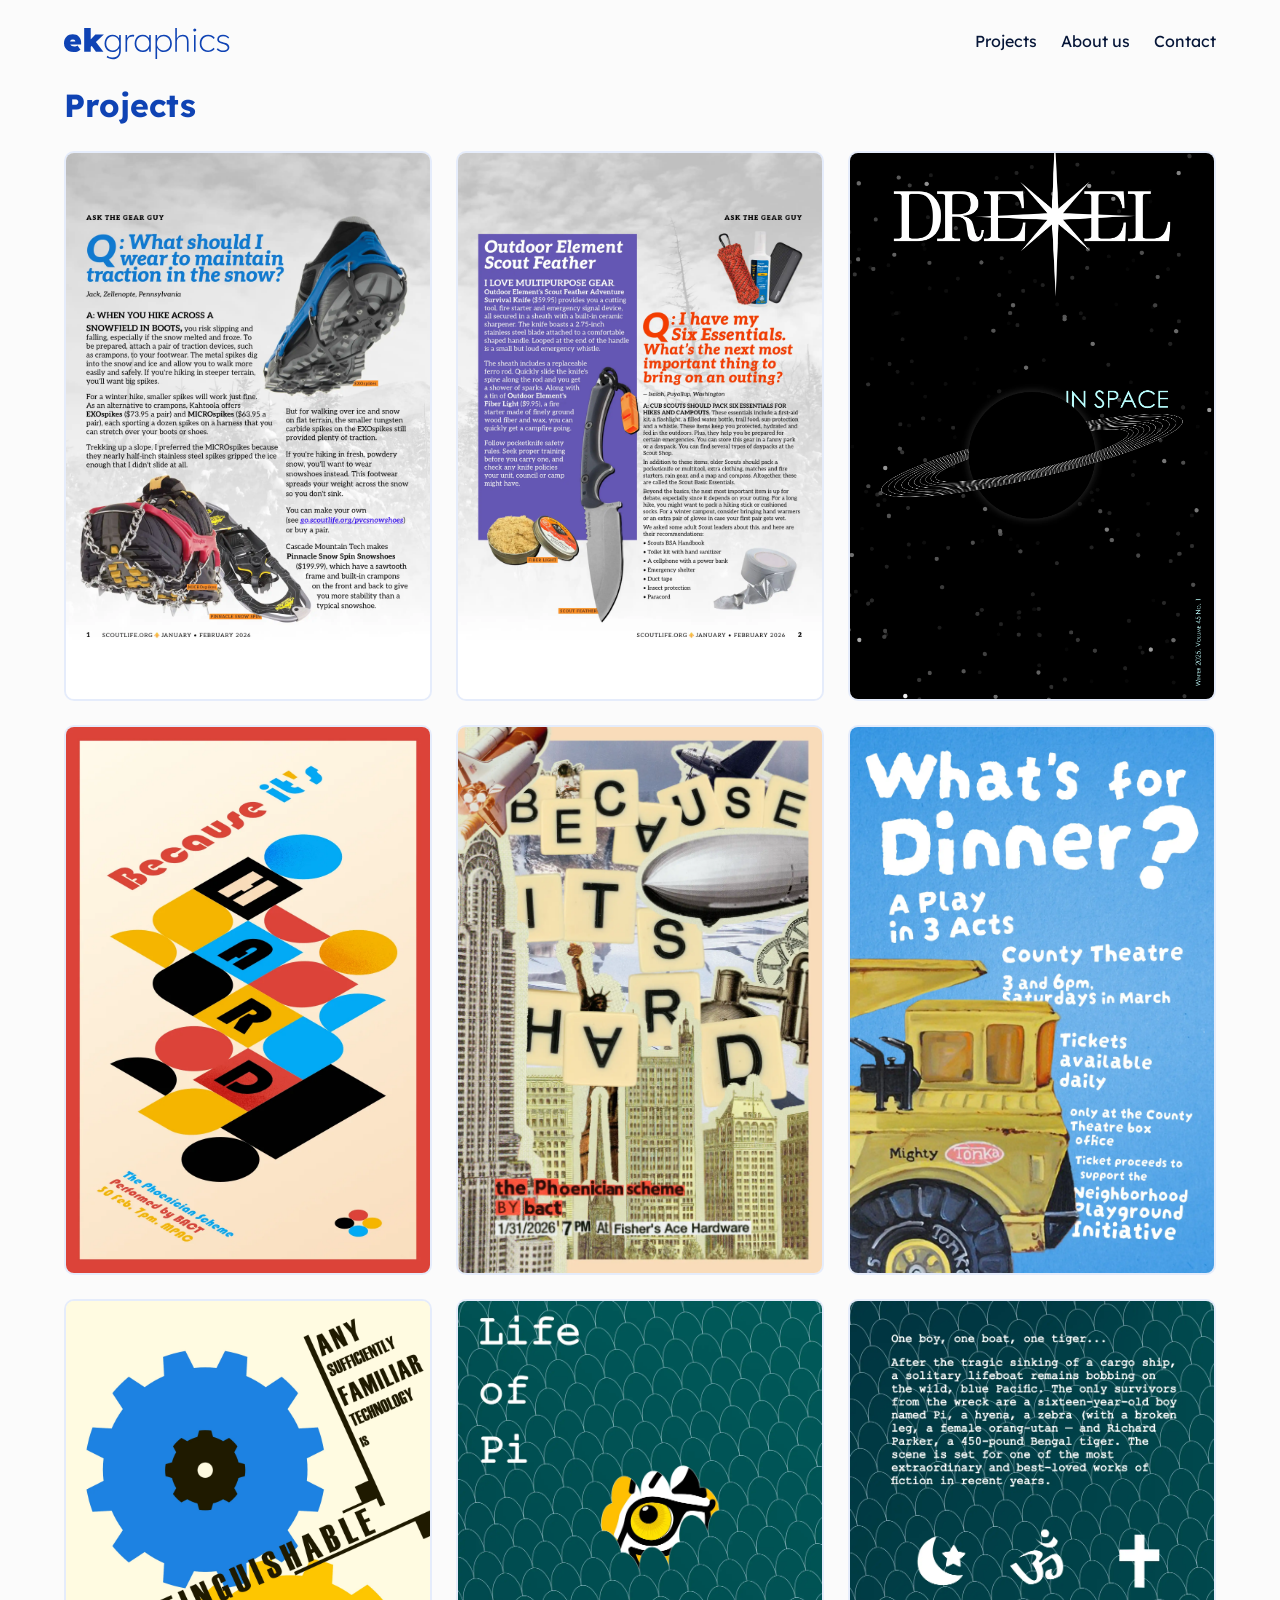
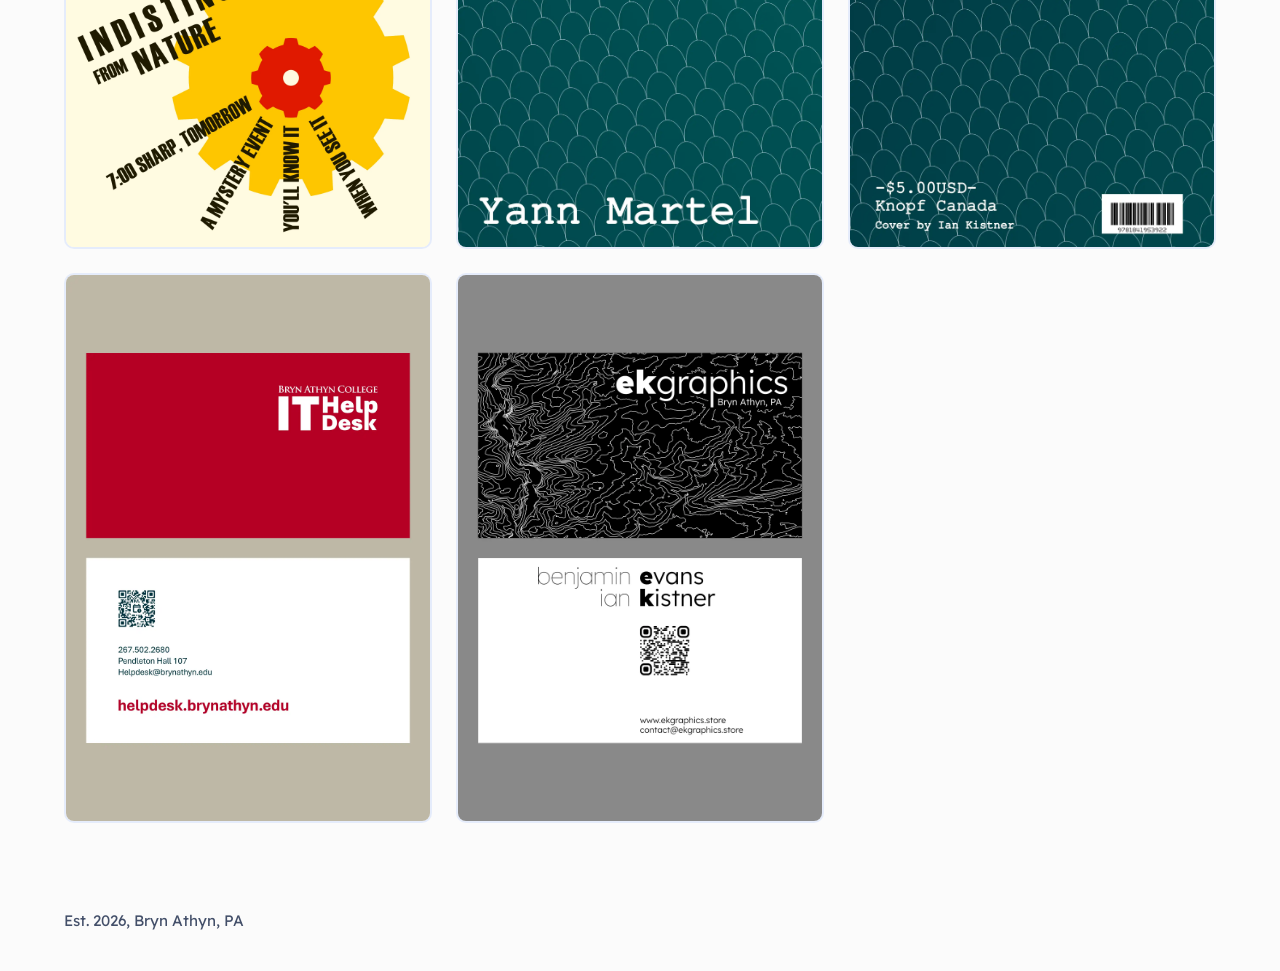
<file: index.html>
<!doctype html>
<html class="no-js" lang="">

<head>
    <meta charset="utf-8">
    <meta name="viewport" content="width=device-width, initial-scale=1">
    <title>ek graphics</title>
    <link rel="stylesheet" href="css/style.css">
    <meta name="description" content="">

    <meta property="og:title" content="">
    <meta property="og:type" content="">
    <meta property="og:url" content="">
    <meta property="og:image" content="">

    <!-- <link rel="icon" href="/favicon.ico" sizes="any"> -->
    <link rel="icon" href="icon.svg" type="image/svg+xml">
    <link rel="apple-touch-icon" href="icon.png">

    <link rel="manifest" href="site.webmanifest">

    <link rel="preconnect" href="https://fonts.googleapis.com">
    <link rel="preconnect" href="https://fonts.gstatic.com" crossorigin>
    <link href="https://fonts.googleapis.com/css2?family=Lexend:wght@100..900&display=swap" rel="stylesheet">

    <link rel="preconnect" href="https://fonts.googleapis.com">
    <link rel="preconnect" href="https://fonts.gstatic.com" crossorigin>
    <link rel="preload" as="style" href="https://fonts.googleapis.com/css2?family=Lato:ital,wght@0,100;0,300;0,400;0,700;0,900;1,100;1,300;1,400;1,700;1,900&display=swap">
    <link href="https://fonts.googleapis.com/css2?family=Lato:ital,wght@0,100;0,300;0,400;0,700;0,900;1,100;1,300;1,400;1,700;1,900&display=swap" rel="stylesheet">
</head>

<body>
    <div data-partial="header"></div>

    <main class="site-main">
        <section id="projects" class="gallery-section">
            <header class="section-header">
                <h2>Projects</h2>
            </header>
            <div class="gallery-grid">
                <article class="gallery-card">
                    <img src="img/graphics/scout_life_1.webp" alt="scout life magazine remake">
                </article>

                <article class="gallery-card">
                    <img src="img/graphics/scout_life_2.webp" alt="scout life magazine remake">
                </article>

                <article class="gallery-card">
                    <img src="img/graphics/Drexel Poster Version.webp" alt="drexel magazine remake">
                </article>

                <article class="gallery-card">
                    <img src="img/graphics/bauhaus.webp" alt="bauhaus poster">
                </article>

                <article class="gallery-card">
                    <img src="img/graphics/dada.webp" alt="dadaist poster">
                </article>

                <article class="gallery-card">
                    <img src="img/graphics/whats_for_dinner.webp" alt="theatrical poster for what's for dinner">
                </article>

                <article class="gallery-card">
                    <img src="img/graphics/Comm230 Bauhaus.webp" alt="bauhaus poster">
                </article>

                <article class="gallery-card">
                    <img src="img/graphics/Dust Jacket Front.webp" alt="life of pi dust jacket remake front">
                </article>

                <article class="gallery-card">
                    <img src="img/graphics/Dust Jacket Back.webp" alt="life of pi dust jacket remake back">
                </article>

                <article class="gallery-card">
                    <img src="img/graphics/helpdesk_cards.webp" alt="bryn athyn college helpdesk business cards">
                </article>

                <article class="gallery-card">
                    <img src="img/graphics/ekgraphics Card Display.webp" alt="ekgraphics business card">
                </article>
            </div>
        </section>
    </main>

    <div data-partial="footer"></div>
    <script src="js/load-partials.js"></script>
</body>

</html>
</file>
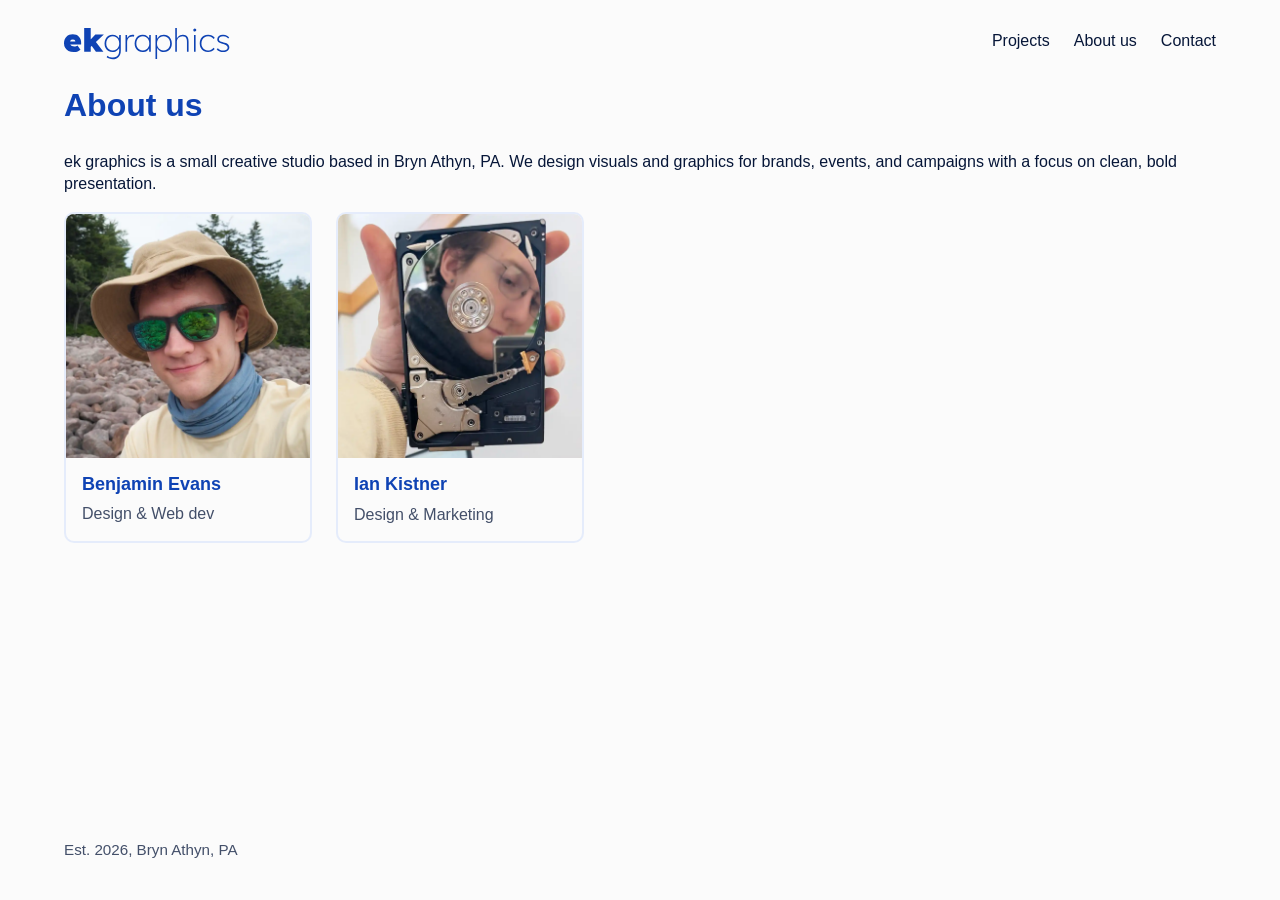
<file: about.html>
<!doctype html>
<html class="no-js" lang="">

<head>
    <meta charset="utf-8">
    <meta name="viewport" content="width=device-width, initial-scale=1">
    <title>About us</title>
    <link rel="stylesheet" href="css/style.css">
    <link rel="preconnect" href="https://fonts.googleapis.com">
    <link rel="preconnect" href="https://fonts.gstatic.com" crossorigin>
    <link rel="preload" as="style" href="https://fonts.googleapis.com/css2?family=Lato:ital,wght@0,100;0,300;0,400;0,700;0,900;1,100;1,300;1,400;1,700;1,900&display=swap">
    <link href="https://fonts.googleapis.com/css2?family=Lato:ital,wght@0,100;0,300;0,400;0,700;0,900;1,100;1,300;1,400;1,700;1,900&display=swap" rel="stylesheet">
</head>

<body>
    <div data-partial="header"></div>

    <main class="site-main">
        <section class="content-section">
            <h2>About us</h2>
            <p>ek graphics is a small creative studio based in Bryn Athyn, PA. We design visuals and graphics for brands, events, and campaigns with a focus on clean, bold presentation.</p>
        </section>

        <section class="gallery-section about-gallery">
            <div class="gallery-grid">
                <article class="gallery-card">
                    <img src="img/headshot/benjamin.webp" alt="Benjamin Evans">
                    <div class="card-body">
                        <h1>Benjamin Evans</h1>
                        <p>Design & Web dev</p>
                    </div>
                </article>

                <article class="gallery-card">
                    <img src="img/headshot/ian.webp" alt="Ian Kistner">
                    <div class="card-body">
                        <h1>Ian Kistner</h1>
                        <p>Design & Marketing</p>
                    </div>
                </article>
            </div>
        </section>
    </main>

    <div data-partial="footer"></div>
    <script src="js/load-partials.js"></script>
</body>

</html>
</file>
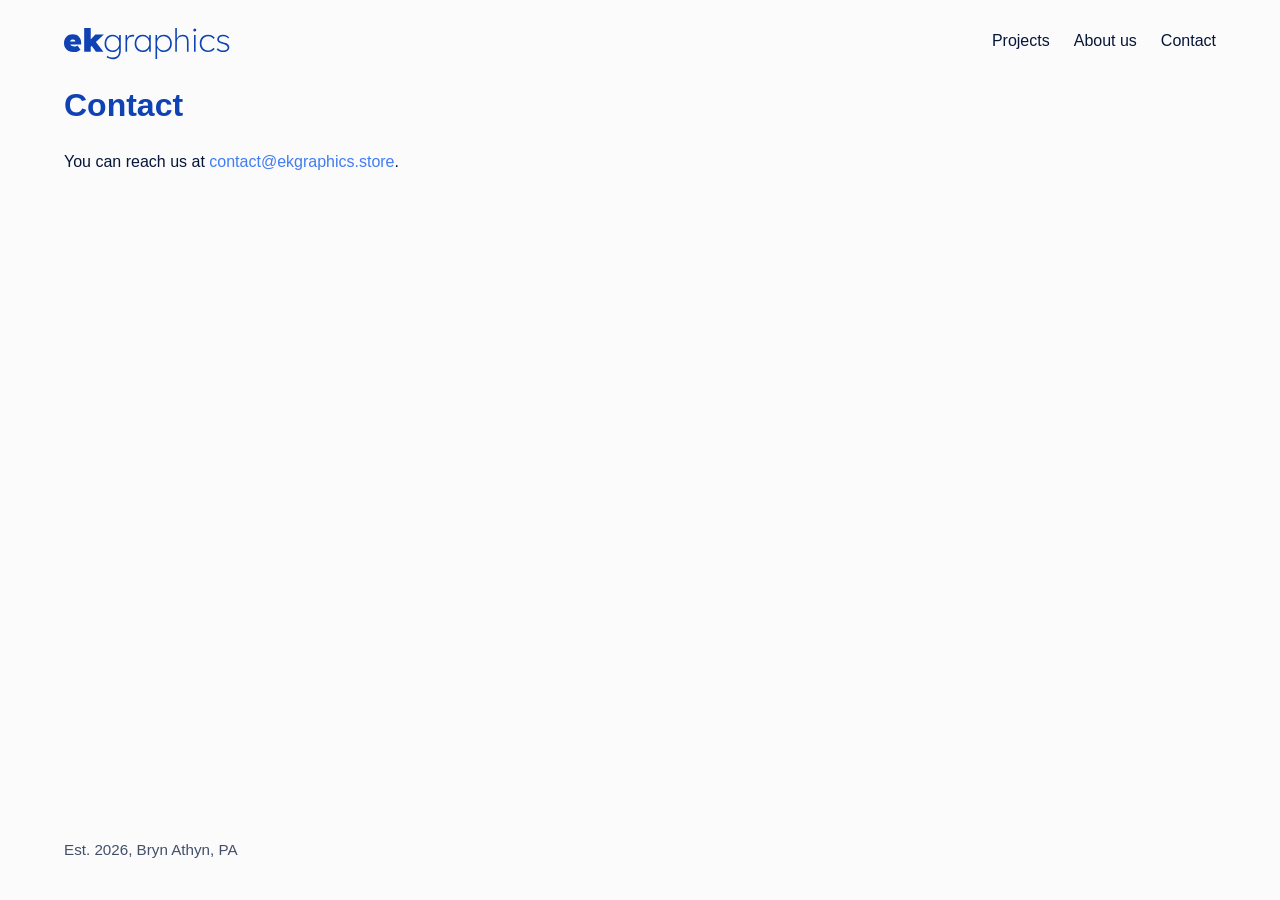
<file: contact.html>
<!doctype html>
<html class="no-js" lang="">

<head>
    <meta charset="utf-8">
    <meta name="viewport" content="width=device-width, initial-scale=1">
    <title>Contact</title>
    <link rel="stylesheet" href="css/style.css">
    <link rel="preconnect" href="https://fonts.googleapis.com">
    <link rel="preconnect" href="https://fonts.gstatic.com" crossorigin>
    <link rel="preload" as="style" href="https://fonts.googleapis.com/css2?family=Lato:ital,wght@0,100;0,300;0,400;0,700;0,900;1,100;1,300;1,400;1,700;1,900&display=swap">
    <link href="https://fonts.googleapis.com/css2?family=Lato:ital,wght@0,100;0,300;0,400;0,700;0,900;1,100;1,300;1,400;1,700;1,900&display=swap" rel="stylesheet">
</head>

<body>
    <div data-partial="header"></div>

    <main class="site-main">
        <section class="content-section">
            <h2>Contact</h2>
            <p>You can reach us at <a href="mailto:contact@ekgraphics.store">contact@ekgraphics.store</a>.</p>
        </section>
    </main>

    <div data-partial="footer"></div>
    <script src="js/load-partials.js"></script>
</body>

</html>
</file>
<file: css/style.css>
/*! HTML5 Boilerplate v9.0.0-RC1 | MIT License | https://html5boilerplate.com/ */

/* main.css 3.0.0 | MIT License | https://github.com/h5bp/main.css#readme */
/*
 * What follows is the result of much research on cross-browser styling.
 * Credit left inline and big thanks to Nicolas Gallagher, Jonathan Neal,
 * Kroc Camen, and the H5BP dev community and team.
 */

/* ==========================================================================
   Base styles: opinionated defaults
   ========================================================================== */

html,
body {
  min-height: 100%;
}

html {
  color: var(--color-text);
  font-size: 1em;
  line-height: 1.4;
}

/*
 * Remove text-shadow in selection highlight:
 * https://twitter.com/miketaylr/status/12228805301
 *
 * Customize the background color to match your design.
 */

::-moz-selection {
  background: color-mix(in srgb, var(--color-accent) 18%, transparent);
  text-shadow: none;
}

::selection {
  background: color-mix(in srgb, var(--color-accent) 18%, transparent);
  text-shadow: none;
}

/*
 * A better looking default horizontal rule
 */

hr {
  display: block;
  height: 1px;
  border: 0;
  border-top: 1px solid color-mix(in srgb, var(--color-text) 25%, transparent);
  margin: 1em 0;
  padding: 0;
}

/*
 * Remove the gap between audio, canvas, iframes,
 * images, videos and the bottom of their containers:
 * https://github.com/h5bp/html5-boilerplate/issues/440
 */

audio,
canvas,
iframe,
img,
svg,
video {
  vertical-align: middle;
}

/*
 * Remove default fieldset styles.
 */

fieldset {
  border: 0;
  margin: 0;
  padding: 0;
}

/*
 * Allow only vertical resizing of textareas.
 */

textarea {
  resize: vertical;
}

/* ==========================================================================
   Author's custom styles
   ========================================================================== */

:root {
  /* --color-primary: #0752c4; */
  --color-primary: #0f43b4;
  --color-accent: #417cf3;
  --color-accent-2: #e4790d;
  --color-background: #fbfbfb;
  --color-text: #061638;

  --weight-h1: 800;
  --weight-h2: 700;
  --weight-h3: 600;
  --weight-h4: 500;

  --weight-body: 400;
  --weight-strong: 700;

  --radius: 10px;
}

a {
  color: var(--color-accent);
  text-decoration: none;
}

body{
  margin: 0;
  display: flex;
  flex-direction: column;
  min-height: 100vh;
  background-color: var(--color-background);
  padding: 0 5%;
  opacity: 0;
  transition: opacity 0.35s ease-in-out;
  will-change: opacity;
  box-sizing: border-box;
}

.site-main {
  flex: 1 1 auto;
  min-height: 0;
  /* padding: 3rem 0; */
}

.site-footer {
  margin-top: auto;
}

body.page-ready {
  opacity: 1;
}

body.fade-out {
  opacity: 0;
}

h1,h2,h3,h4,h5,h6 {
  font-family: var(--font-family-heading, "Lexend", sans-serif);
  color: var(--color-primary);
  line-height: 1.2;
  margin-top: 0;
}

h1 {
  font-weight: var(--weight-h1);
  font-size: 2.5rem;
}

h2 {
  font-weight: var(--weight-h2);
  font-size: 2rem;
}

h3 {
  font-weight: var(--weight-h3);
  font-size: 1.75rem;
}

h4 {
  font-weight: var(--weight-h4);
  font-size: 1.5rem;
}

p {
  font-family: var(--font-family-body, "Lexend", sans-serif);
  font-weight: var(--weight-body);
  margin-bottom: 1rem;
}

.site-header {
  display: flex;
  justify-content: space-between;
  align-items: center;
  gap: 1rem;
  /* margin-bottom: 2rem; */
  padding: 1rem 0;
  width: 100%;
  background: transparent;
}

.site-header h1 {
  font-size: 2rem;
  font-weight: var(--weight-h1);
  margin: 0;
}

.site-brand {
  display: flex;
  align-items: center;
  min-width: 0;
}

.site-brand a {
  display: inline-flex;
  align-items: center;
}

.site-brand img,
.site-brand svg {
  display: block;
  height: 3.5rem;
  width: auto;
}

.site-brand svg {
  width: 100%;
  max-width: 160px;
  height: auto;
  overflow: visible;
}

.site-nav {
  display: flex;
  gap: 1.5rem;
  flex-wrap: nowrap;
  align-items: center;
  overflow-x: auto;
  padding-bottom: 0.25rem;
}

.site-nav a {
  font-family: var(--font-family-body, "Lexend", sans-serif);
  color: var(--color-text);
  text-decoration: none;
  transition: color 0.2s ease;
  white-space: nowrap;
  flex: 0 0 auto;
}

@media (max-width: 720px) {
  .site-header {
    flex-direction: column;
    align-items: flex-start;
    gap: 0.75rem;
  }

  .site-nav {
    width: 100%;
    justify-content: flex-start;
  }
}

.site-nav a:hover,
.site-nav a:focus-visible {
  color: var(--color-accent);
}

.gallery-section {
  margin: 0;
}

.section-header {
  max-width: 800px;
  margin-bottom: 1.5rem;
}

.section-header p {
  margin-top: 0.5rem;
  color: color-mix(in srgb, var(--color-text) 75%, transparent);
}

.gallery-grid {
  display: grid;
  grid-template-columns: repeat(auto-fit, minmax(260px, 1fr));
  gap: 1.5rem;
  align-items: stretch;
}

.about-gallery .gallery-grid {
  max-width: 520px;
  grid-template-columns: repeat(auto-fit, minmax(180px, 1fr));
}

@media (min-width: 900px) {
  .gallery-grid {
    grid-template-columns: repeat(3, minmax(0, 1fr));
  }

  .about-gallery .gallery-grid {
    grid-template-columns: repeat(2, minmax(0, 1fr));
  }
}

.gallery-card {
  min-width: 0;
  width: 100%;
  overflow: hidden;
  border-radius: var(--radius);
  border: 2px solid color-mix(in srgb, var(--color-accent) 12%, transparent);
  background: var(--color-background);
  transition: transform 0.25s ease;
  box-sizing: border-box;
  padding: 0;
  display: flex;
  flex-direction: column;
  height: 100%;
}

.about-gallery .gallery-card:hover,
.about-gallery .gallery-card:focus-within {
  transform: none;
}

.gallery-card img {
  display: block;
  width: 100%;
  height: auto;
  object-fit: contain;
  cursor: zoom-in;
}

.about-gallery .gallery-card img {
  cursor: default;
}

.card-body {
  padding: 1rem;
  display: flex;
  flex-direction: column;
  gap: 0.5rem;
}

.gallery-card h1 {
  font-size: 1.125rem;
  margin: 0;
  color: var(--color-primary);
}

.gallery-card p {
  margin: 0;
  color: color-mix(in srgb, var(--color-text) 75%, transparent);
  line-height: 1.35;
}

.fullscreen-overlay {
  position: fixed;
  inset: 0;
  z-index: 9999;
  display: flex;
  justify-content: center;
  align-items: center;
  padding: 1rem;
  background: color-mix(in srgb, var(--color-background) 92%, transparent);
  cursor: zoom-out;
  opacity: 0;
  transition: opacity 0.2s ease-in-out;
}

.fullscreen-overlay.active {
  opacity: 1;
}

.fullscreen-overlay img {
  max-width: 100%;
  max-height: 100%;
  width: auto;
  height: auto;
  border-radius: var(--radius);
  box-shadow: 0 0 40px color-mix(in srgb, var(--color-text) 35%, transparent);
}

.site-footer {
  margin-top: 3rem;
  padding: 1.5rem 0;
  text-align: left;
  color: color-mix(in srgb, var(--color-text) 75%, transparent);
  font-size: 0.95rem;
}

#ek-logo{
  color: var(--color-primary);
}

/* ==========================================================================
   Helper classes
   ========================================================================== */

/*
 * Hide visually and from screen readers
 */

.hidden,
[hidden] {
  display: none !important;
}

/*
 * Hide only visually, but have it available for screen readers:
 * https://snook.ca/archives/html_and_css/hiding-content-for-accessibility
 *
 * 1. For long content, line feeds are not interpreted as spaces and small width
 *    causes content to wrap 1 word per line:
 *    https://medium.com/@jessebeach/beware-smushed-off-screen-accessible-text-5952a4c2cbfe
 */

.visually-hidden {
  border: 0;
  clip: rect(0, 0, 0, 0);
  height: 1px;
  margin: -1px;
  overflow: hidden;
  padding: 0;
  position: absolute;
  white-space: nowrap;
  width: 1px;
  /* 1 */
}

/*
 * Extends the .visually-hidden class to allow the element
 * to be focusable when navigated to via the keyboard:
 * https://www.drupal.org/node/897638
 */

.visually-hidden.focusable:active,
.visually-hidden.focusable:focus {
  clip: auto;
  height: auto;
  margin: 0;
  overflow: visible;
  position: static;
  white-space: inherit;
  width: auto;
}

/*
 * Hide visually and from screen readers, but maintain layout
 */

.invisible {
  visibility: hidden;
}

/*
 * Clearfix: contain floats
 *
 * The use of `table` rather than `block` is only necessary if using
 * `::before` to contain the top-margins of child elements.
 */

.clearfix::before,
.clearfix::after {
  content: "";
  display: table;
}

.clearfix::after {
  clear: both;
}

/* ==========================================================================
   EXAMPLE Media Queries for Responsive Design.
   These examples override the primary ('mobile first') styles.
   Modify as content requires.
   ========================================================================== */

@media only screen and (min-width: 35em) {
  /* Style adjustments for viewports that meet the condition */
}

@media print,
  (-webkit-min-device-pixel-ratio: 1.25),
  (min-resolution: 1.25dppx),
  (min-resolution: 120dpi) {
  /* Style adjustments for high resolution devices */
}
</file>
